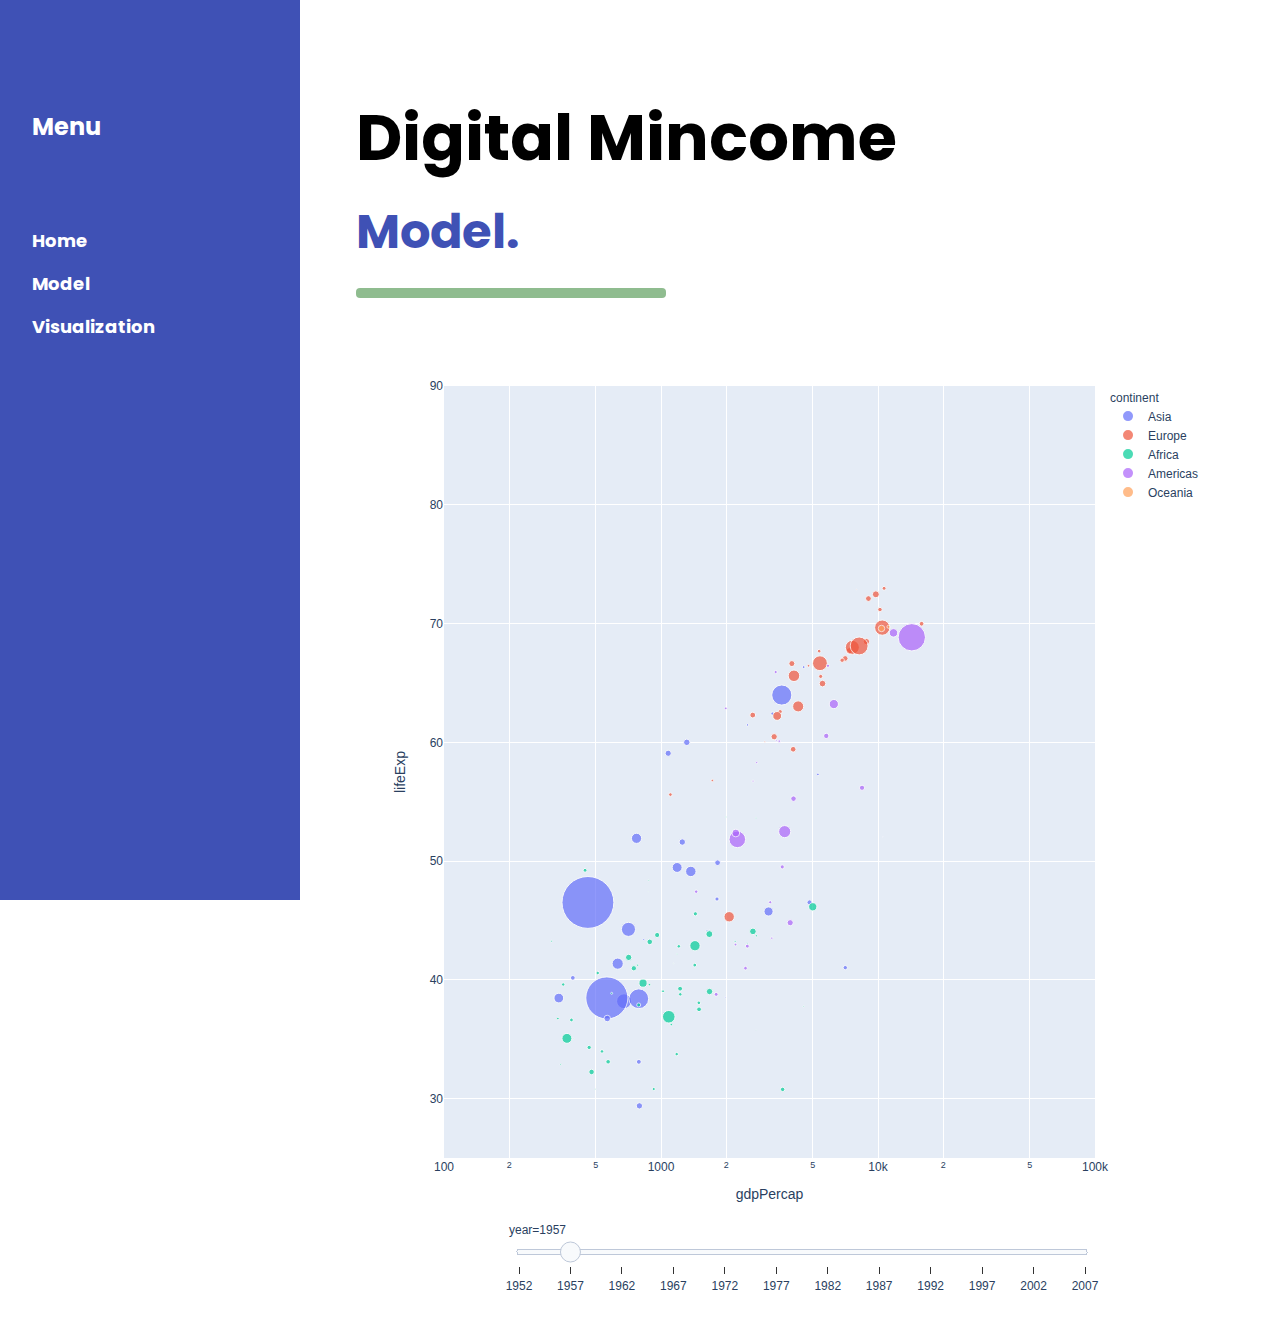
<file: app/index.html>
<!DOCTYPE html>
<html lang="en">
  <title>W3.CSS Template</title>
  <meta charset="UTF-8" />
  <meta name="viewport" content="width=device-width, initial-scale=1" />
  <link rel="stylesheet" href="https://www.w3schools.com/w3css/4/w3.css" />
  <link
    rel="stylesheet"
    href="https://fonts.googleapis.com/css?family=Poppins"
  />
  <style>
    body,
    h1,
    h2,
    h3,
    h4,
    h5 {
      font-family: "Poppins", sans-serif;
    }
    body {
      font-size: 16px;
    }
    .w3-half img {
      margin-bottom: -6px;
      margin-top: 16px;
      opacity: 0.8;
      cursor: pointer;
    }
    .w3-half img:hover {
      opacity: 1;
    }
  </style>
  <body>
    <!-- Sidebar/menu -->
    <nav
      class="w3-sidebar w3-indigo w3-collapse w3-top w3-large w3-padding"
      style="z-index: 3; width: 300px; font-weight: bold"
      id="mySidebar"
    >
      <br />
      <a
        href="javascript:void(0)"
        onclick="w3_close()"
        class="w3-button w3-hide-large w3-display-topleft"
        style="width: 100%; font-size: 22px"
        >Close Menu</a
      >
      <div class="w3-container">
        <h3 class="w3-padding-64"><b>Menu</b></h3>
      </div>
      <div class="w3-bar-block">
        <a
          href="#"
          onclick="w3_close()"
          class="w3-bar-item w3-button w3-hover-white"
          >Home</a
        >
        <a
          href="#model"
          onclick="w3_close()"
          class="w3-bar-item w3-button w3-hover-white"
          >Model</a
        >
        <a
          href="#visualization"
          onclick="w3_close()"
          class="w3-bar-item w3-button w3-hover-white"
          >Visualization</a
        >
      </div>
    </nav>

    <!-- Top menu on small screens -->
    <header
      class="w3-container w3-top w3-hide-large w3-indigo w3-xlarge w3-padding"
    >
      <a
        href="javascript:void(0)"
        class="w3-button w3-indigo w3-margin-right"
        onclick="w3_open()"
        >☰</a
      >
      <span>Digital Mincome</span>
    </header>

    <!-- Overlay effect when opening sidebar on small screens -->
    <div
      class="w3-overlay w3-hide-large"
      onclick="w3_close()"
      style="cursor: pointer"
      title="close side menu"
      id="myOverlay"
    ></div>

    <!-- !PAGE CONTENT! -->
    <div class="w3-main" style="margin-left: 340px; margin-right: 40px">
      <!-- Header -->
      <div class="w3-container" style="margin-top: 80px" id="showcase">
        <h1 class="w3-jumbo"><b>Digital Mincome</b></h1>
        <h1 class="w3-xxxlarge w3-text-indigo"><b>Model.</b></h1>
        <hr
          style="width: 300px; border: 5px solid darkseagreen"
          class="w3-round"
        />

        <div class="iframe-container">
          <iframe src="plot.html" frameborder="0" width="100%" height="1000"></iframe>
        </div>
      </div>

      <!-- End page content -->
    </div>

    <script>
      // Script to open and close sidebar
      function w3_open() {
        document.getElementById("mySidebar").style.display = "block";
        document.getElementById("myOverlay").style.display = "block";
      }

      function w3_close() {
        document.getElementById("mySidebar").style.display = "none";
        document.getElementById("myOverlay").style.display = "none";
      }

      // Modal Image Gallery
      function onClick(element) {
        document.getElementById("img01").src = element.src;
        document.getElementById("modal01").style.display = "block";
        var captionText = document.getElementById("caption");
        captionText.innerHTML = element.alt;
      }
    </script>
  </body>
</html>
</file>
